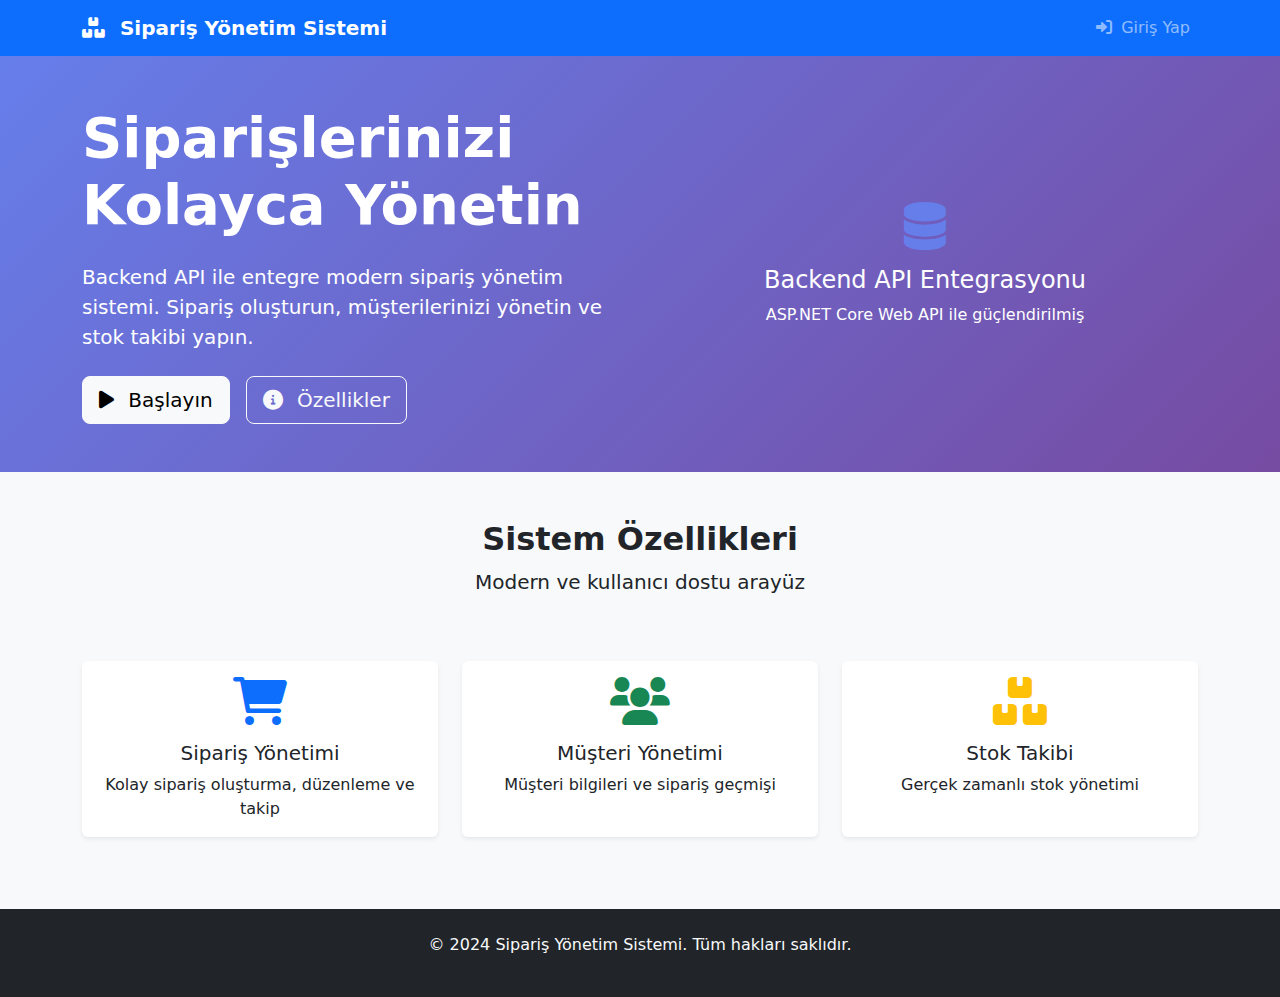
<file: index.html>
<!DOCTYPE html>
<html lang="tr">
<head>
    <meta charset="UTF-8">
    <meta name="viewport" content="width=device-width, initial-scale=1.0">
    <title>Sipariş Yönetim Sistemi</title>
    <!-- Bootstrap CSS -->
    <link href="https://cdn.jsdelivr.net/npm/bootstrap@5.3.0/dist/css/bootstrap.min.css" rel="stylesheet">
    <!-- Font Awesome -->
    <link href="https://cdnjs.cloudflare.com/ajax/libs/font-awesome/6.0.0/css/all.min.css" rel="stylesheet">
    <!-- DataTables CSS -->
    <link href="https://cdn.datatables.net/1.13.6/css/dataTables.bootstrap5.min.css" rel="stylesheet">
    <style>
        .hero-section {
            background: linear-gradient(135deg, #667eea 0%, #764ba2 100%);
            color: white;
        }
        .navbar-brand {
            font-weight: bold;
        }
        .feature-icon {
            font-size: 3rem;
            color: #667eea;
            margin-bottom: 1rem;
        }
    </style>
</head>
<body>
    <nav class="navbar navbar-expand-lg navbar-dark bg-primary">
        <div class="container">
            <a class="navbar-brand" href="#">
                <i class="fas fa-boxes me-2"></i>
                Sipariş Yönetim Sistemi
            </a>
            <div class="navbar-nav ms-auto">
                <a class="nav-link" href="login.html">
                    <i class="fas fa-sign-in-alt me-1"></i> Giriş Yap
                </a>
            </div>
        </div>
    </nav>

    <section class="hero-section py-5">
        <div class="container">
            <div class="row align-items-center">
                <div class="col-lg-6">
                    <h1 class="display-4 fw-bold mb-4">
                        Siparişlerinizi Kolayca Yönetin
                    </h1>
                    <p class="lead mb-4">
                        Backend API ile entegre modern sipariş yönetim sistemi.
                        Sipariş oluşturun, müşterilerinizi yönetin ve stok takibi yapın.
                    </p>
                    <div class="d-flex gap-3">
                        <a href="login.html" class="btn btn-light btn-lg">
                            <i class="fas fa-play me-2"></i> Başlayın
                        </a>
                        <a href="#features" class="btn btn-outline-light btn-lg">
                            <i class="fas fa-info-circle me-2"></i> Özellikler
                        </a>
                    </div>
                </div>
                <div class="col-lg-6 text-center">
                    <i class="fas fa-database feature-icon"></i>
                    <h4>Backend API Entegrasyonu</h4>
                    <p class="mb-0">ASP.NET Core Web API ile güçlendirilmiş</p>
                </div>
            </div>
        </div>
    </section>

    <section id="features" class="py-5 bg-light">
        <div class="container">
            <div class="row text-center mb-5">
                <div class="col">
                    <h2 class="fw-bold">Sistem Özellikleri</h2>
                    <p class="lead">Modern ve kullanıcı dostu arayüz</p>
                </div>
            </div>
            <div class="row">
                <div class="col-md-4 mb-4">
                    <div class="card h-100 border-0 shadow-sm">
                        <div class="card-body text-center">
                            <i class="fas fa-shopping-cart fa-3x text-primary mb-3"></i>
                            <h5 class="card-title">Sipariş Yönetimi</h5>
                            <p class="card-text">Kolay sipariş oluşturma, düzenleme ve takip</p>
                        </div>
                    </div>
                </div>
                <div class="col-md-4 mb-4">
                    <div class="card h-100 border-0 shadow-sm">
                        <div class="card-body text-center">
                            <i class="fas fa-users fa-3x text-success mb-3"></i>
                            <h5 class="card-title">Müşteri Yönetimi</h5>
                            <p class="card-text">Müşteri bilgileri ve sipariş geçmişi</p>
                        </div>
                    </div>
                </div>
                <div class="col-md-4 mb-4">
                    <div class="card h-100 border-0 shadow-sm">
                        <div class="card-body text-center">
                            <i class="fas fa-boxes fa-3x text-warning mb-3"></i>
                            <h5 class="card-title">Stok Takibi</h5>
                            <p class="card-text">Gerçek zamanlı stok yönetimi</p>
                        </div>
                    </div>
                </div>
            </div>
        </div>
    </section>

    <footer class="bg-dark text-light py-4">
        <div class="container text-center">
            <p>&copy; 2024 Sipariş Yönetim Sistemi. Tüm hakları saklıdır.</p>
        </div>
    </footer>

    <!-- Scripts -->
    <script src="https://cdn.jsdelivr.net/npm/bootstrap@5.3.0/dist/js/bootstrap.bundle.min.js"></script>
</body>
</html>
</file>
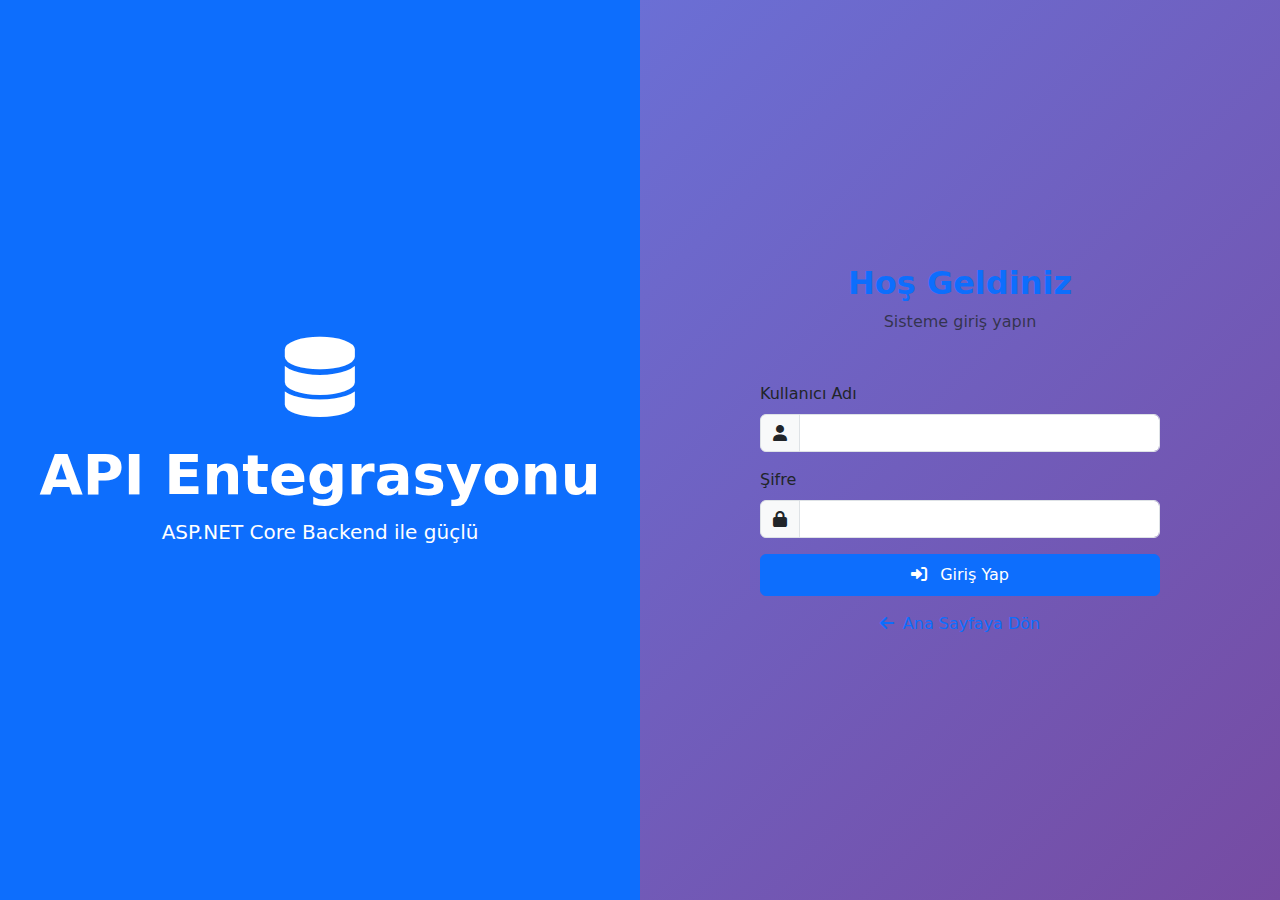
<file: login.html>
<!DOCTYPE html>
<html lang="tr">
<head>
    <meta charset="UTF-8">
    <meta name="viewport" content="width=device-width, initial-scale=1.0">
    <title>Giriş Yap - Sipariş Yönetim Sistemi</title>
    <link href="https://cdn.jsdelivr.net/npm/bootstrap@5.3.0/dist/css/bootstrap.min.css" rel="stylesheet">
    <link href="https://cdnjs.cloudflare.com/ajax/libs/font-awesome/6.0.0/css/all.min.css" rel="stylesheet">
    <link href="css/style.css" rel="stylesheet">
</head>
<body class="login-page">
    <div class="container-fluid">
        <div class="row min-vh-100">
            <div class="col-lg-6 d-none d-lg-flex bg-primary text-white align-items-center justify-content-center">
                <div class="text-center">
                    <i class="fas fa-database display-1 mb-4"></i>
                    <h1 class="display-4 fw-bold">API Entegrasyonu</h1>
                    <p class="lead">ASP.NET Core Backend ile güçlü</p>
                </div>
            </div>

            <div class="col-lg-6 d-flex align-items-center justify-content-center">
                <div class="w-100" style="max-width: 400px;">
                    <div class="text-center mb-5">
                        <h2 class="fw-bold text-primary">Hoş Geldiniz</h2>
                        <p class="text-muted">Sisteme giriş yapın</p>
                    </div>

                    <form id="loginForm">
                        <div class="mb-3">
                            <label for="username" class="form-label">Kullanıcı Adı</label>
                            <div class="input-group">
                                <span class="input-group-text">
                                    <i class="fas fa-user"></i>
                                </span>
                                <input type="text" class="form-control" id="username" required>
                            </div>
                        </div>

                        <div class="mb-3">
                            <label for="password" class="form-label">Şifre</label>
                            <div class="input-group">
                                <span class="input-group-text">
                                    <i class="fas fa-lock"></i>
                                </span>
                                <input type="password" class="form-control" id="password" required>
                            </div>
                        </div>

                        <button type="submit" class="btn btn-primary w-100 py-2 mb-3">
                            <i class="fas fa-sign-in-alt me-2"></i> Giriş Yap
                        </button>

                        <div class="text-center">
                            <a href="index.html" class="text-decoration-none">
                                <i class="fas fa-arrow-left me-1"></i> Ana Sayfaya Dön
                            </a>
                        </div>
                    </form>
                </div>
            </div>
        </div>
    </div>

    <script src="https://cdn.jsdelivr.net/npm/bootstrap@5.3.0/dist/js/bootstrap.bundle.min.js"></script>
    <script src="js/auth.js"></script>
</body>
</html>
</file>
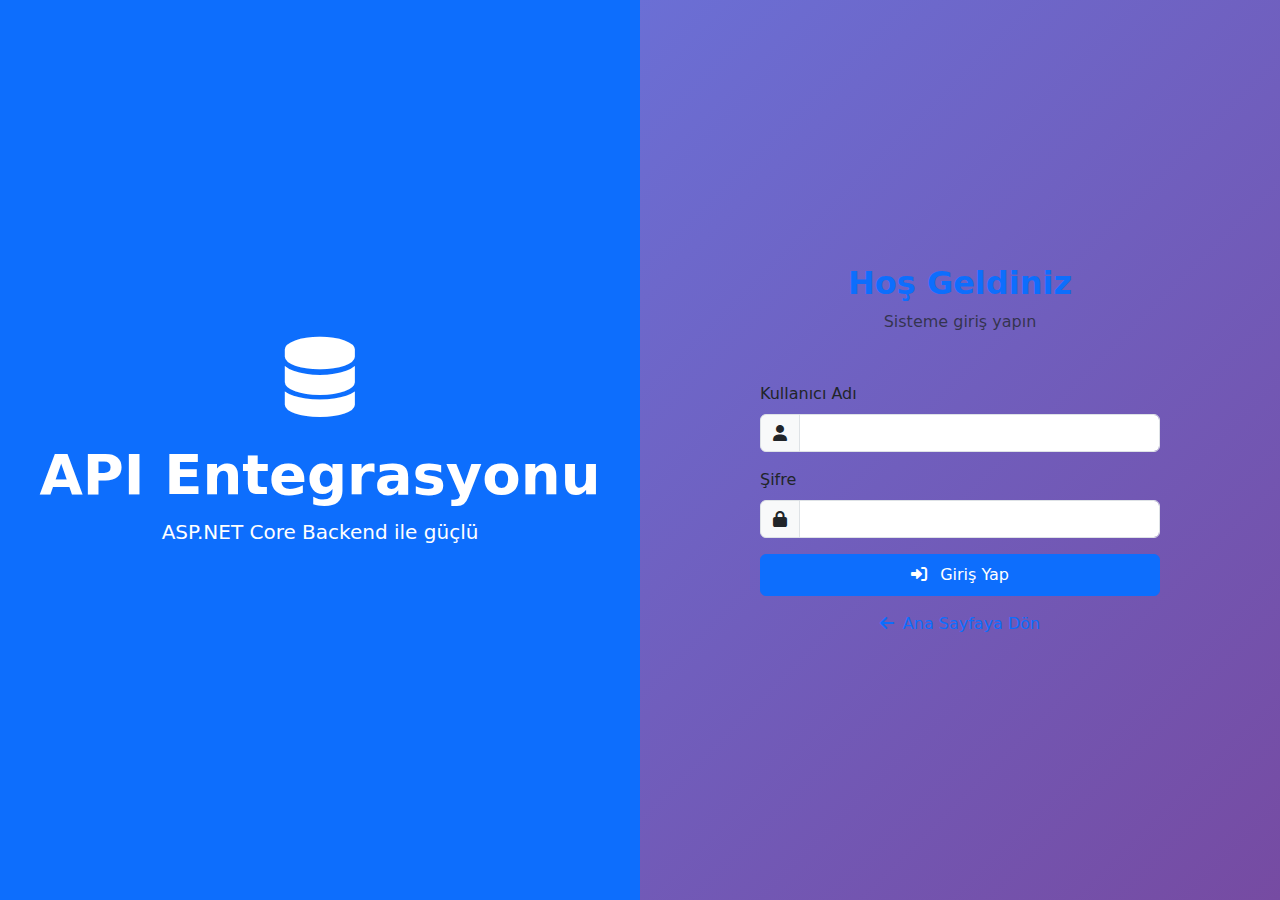
<file: orders.html>
<!DOCTYPE html>
<html lang="tr">
<head>
    <meta charset="UTF-8">
    <meta name="viewport" content="width=device-width, initial-scale=1.0">
    <title>Siparişler - Sipariş Yönetim Sistemi</title>
    <!-- Bootstrap CSS -->
    <link href="https://cdn.jsdelivr.net/npm/bootstrap@5.3.0/dist/css/bootstrap.min.css" rel="stylesheet">
    <!-- Font Awesome -->
    <link href="https://cdnjs.cloudflare.com/ajax/libs/font-awesome/6.0.0/css/all.min.css" rel="stylesheet">
    <!-- DataTables CSS -->
    <link href="https://cdn.datatables.net/1.13.6/css/dataTables.bootstrap5.min.css" rel="stylesheet">
    <style>
        .loading-spinner {
            display: flex;
            justify-content: center;
            align-items: center;
            height: 200px;
        }
        .order-item {
            border-left: 4px solid #007bff;
            padding-left: 10px;
        }
        .table-secondary {
            opacity: 0.8;
        }
        #ordersTable {
            width: 100% !important;
        }
    </style>
</head>
<body>
    <!-- Navigation -->
    <nav class="navbar navbar-expand-lg navbar-dark bg-primary">
        <div class="container">
            <a class="navbar-brand" href="index.html">
                <i class="fas fa-boxes me-2"></i>
                Sipariş Yönetim Sistemi
            </a>
            <div class="navbar-nav ms-auto">
                <span class="navbar-text me-3">
                    <i class="fas fa-user me-1"></i>
                    <span id="usernameDisplay">Kullanıcı</span>
                </span>
                <button class="btn btn-outline-light btn-sm" onclick="logout()">
                    <i class="fas fa-sign-out-alt me-1"></i> Çıkış
                </button>
            </div>
        </div>
    </nav>

    <!-- Main Content -->
    <div class="container-fluid py-4">
        <div class="row">
            <div class="col-12">
                <div class="d-flex justify-content-between align-items-center mb-4">
                    <h1 id="ordersTitle"><i class="fas fa-shopping-cart me-2"></i>Aktif Siparişler</h1>
                    <div>
                        <button id="toggleOrdersBtn" class="btn btn-secondary me-2" onclick="toggleOrderList()">
                            <i class="fas fa-archive me-1"></i> Silinmiş Siparişleri Göster
                        </button>
                        <button class="btn btn-primary" data-bs-toggle="modal" data-bs-target="#addOrderModal">
                            <i class="fas fa-plus me-1"></i> Yeni Sipariş
                        </button>
                    </div>
                </div>

                <!-- Error Message -->
                <div id="errorMessage" class="alert alert-danger d-none">
                    <i class="fas fa-exclamation-triangle me-2"></i>
                    <span id="errorText"></span>
                </div>

                <!-- Loading Spinner -->
                <div id="loadingSpinner" class="loading-spinner">
                    <div class="text-center">
                        <div class="spinner-border text-primary mb-3"></div>
                        <p>Veriler yükleniyor...</p>
                    </div>
                </div>

                <!-- Orders Table -->
                <div id="ordersContainer" style="display: none;">
                    <div class="card">
                        <div class="card-body">
                            <div class="table-responsive">
                                <table id="ordersTable" class="table table-striped table-hover">
                                    <thead class="table-light">
                                        <tr>
                                            <th>Sipariş No</th>
                                            <th>Müşteri</th>
                                            <th>Tarih</th>
                                            <th>Toplam Tutar</th>
                                            <th>KDV Oranı</th>
                                            <th>Durum</th>
                                            <th>İşlemler</th>
                                        </tr>
                                    </thead>
                                    <tbody id="ordersTableBody">
                                        <!-- Orders will be loaded here -->
                                    </tbody>
                                </table>
                            </div>
                        </div>
                    </div>
                </div>
            </div>
        </div>
    </div>

    <!-- Add Order Modal -->
    <div class="modal fade" id="addOrderModal" tabindex="-1">
        <div class="modal-dialog modal-lg">
            <div class="modal-content">
                <div class="modal-header">
                    <h5 class="modal-title"><i class="fas fa-plus me-2"></i>Yeni Sipariş</h5>
                    <button type="button" class="btn-close" data-bs-dismiss="modal"></button>
                </div>
                <form id="orderForm">
                    <div class="modal-body">
                        <div class="row g-3">
                            <div class="col-md-6">
                                <label for="customerSelect" class="form-label">Müşteri *</label>
                                <select class="form-select" id="customerSelect" required>
                                    <option value="">Müşteri seçin...</option>
                                </select>
                            </div>
                            <div class="col-md-6">
                                <label for="orderNo" class="form-label">Sipariş No *</label>
                                <input type="text" class="form-control" id="orderNo" required>
                            </div>
                            <div class="col-12">
                                <label class="form-label">Sipariş Kalemleri</label>
                                <div id="orderItems">
                                    <div class="order-item row g-2 mb-2">
                                        <div class="col-md-5">
                                            <select class="form-select product-select" required>
                                                <option value="">Ürün seçin...</option>
                                            </select>
                                        </div>
                                        <div class="col-md-3">
                                            <input type="number" class="form-control quantity" placeholder="Miktar" min="1" value="1" required>
                                        </div>
                                        <div class="col-md-3">
                                            <input type="text" class="form-control price" placeholder="Birim Fiyat" readonly>
                                        </div>
                                        <div class="col-md-1">
                                            <button type="button" class="btn btn-danger btn-sm remove-item" disabled>
                                                <i class="fas fa-times"></i>
                                            </button>
                                        </div>
                                    </div>
                                </div>
                                <button type="button" id="addItem" class="btn btn-outline-primary btn-sm mt-2">
                                    <i class="fas fa-plus me-1"></i> Kalem Ekle
                                </button>
                            </div>
                            <div class="col-md-6">
                                <label for="taxRate" class="form-label">KDV Oranı (%) *</label>
                                <input type="number" class="form-control" id="taxRate" min="0" max="100" value="18" required>
                            </div>
                            <div class="col-md-6">
                                <label for="totalAmount" class="form-label">Toplam Tutar</label>
                                <input type="text" class="form-control" id="totalAmount" readonly value="0.00">
                            </div>
                        </div>
                    </div>
                    <div class="modal-footer">
                        <button type="button" class="btn btn-secondary" data-bs-dismiss="modal">İptal</button>
                        <button type="button" class="btn btn-primary" id="createOrderBtn" onclick="createOrder()">
                            <i class="fas fa-save me-1"></i> Sipariş Oluştur
                        </button>
                    </div>
                </form>
            </div>
        </div>
    </div>

    <!-- Order Details Modal -->
    <div class="modal fade" id="orderDetailsModal" tabindex="-1">
        <div class="modal-dialog modal-lg">
            <div class="modal-content">
                <div class="modal-header">
                    <h5 class="modal-title"><i class="fas fa-eye me-2"></i>Sipariş Detayları</h5>
                    <button type="button" class="btn-close" data-bs-dismiss="modal"></button>
                </div>
                <div class="modal-body">
                    <div id="orderDetailsContent">
                        <!-- Order details will be loaded here -->
                    </div>
                </div>
                <div class="modal-footer">
                    <button type="button" class="btn btn-secondary" data-bs-dismiss="modal">Kapat</button>
                </div>
            </div>
        </div>
    </div>

    <!-- Scripts -->
    <script src="https://code.jquery.com/jquery-3.7.0.min.js"></script>
    <script src="https://cdn.jsdelivr.net/npm/bootstrap@5.3.0/dist/js/bootstrap.bundle.min.js"></script>
    <script src="https://cdn.datatables.net/1.13.6/js/jquery.dataTables.min.js"></script>
    <script src="https://cdn.datatables.net/1.13.6/js/dataTables.bootstrap5.min.js"></script>
    
    <!-- App Scripts -->
    <script src="js/api.js"></script>
    <script src="js/auth.js"></script>
    <script src="js/orders.js"></script>
</body>
</html>
</file>
<file: css/style.css>
:root {
    --primary-color: #0d6efd;
    --secondary-color: #6c757d;
    --success-color: #198754;
    --danger-color: #dc3545;
    --warning-color: #ffc107;
    --info-color: #0dcaf0;
}

/* Login Page */
.login-page {
    background: linear-gradient(135deg, #667eea 0%, #764ba2 100%);
    min-height: 100vh;
}

/* Sidebar */
.sidebar {
    min-height: calc(100vh - 76px);
    box-shadow: 0 0 10px rgba(0,0,0,0.1);
    position: sticky;
    top: 0;
}

.sidebar .nav-link {
    color: #333;
    padding: 10px 15px;
    margin: 5px 0;
    border-radius: 5px;
    transition: all 0.3s;
    text-decoration: none;
}

.sidebar .nav-link:hover,
.sidebar .nav-link.active {
    background-color: var(--primary-color);
    color: white;
}

/* Main Content */
.main-content {
    background-color: #f8f9fa;
    min-height: calc(100vh - 76px);
}

/* Cards */
.card {
    border: none;
    box-shadow: 0 0.125rem 0.25rem rgba(0, 0, 0, 0.075);
}

.card-header {
    border-bottom: 1px solid rgba(0,0,0,.125);
}

/* Order Items */
.order-item {
    padding: 12px;
    border: 1px solid #dee2e6;
    border-radius: 6px;
    background-color: #f8f9fa;
    transition: border-color 0.15s ease-in-out;
}

.order-item:hover {
    border-color: var(--primary-color);
}

/* Tables */
.table th {
    border-top: none;
    font-weight: 600;
    color: var(--secondary-color);
    background-color: #f8f9fa;
}

.table td {
    vertical-align: middle;
}

/* Buttons */
.btn {
    border-radius: 6px;
    font-weight: 500;
    transition: all 0.15s ease-in-out;
}

.btn-group-sm > .btn {
    border-radius: 4px;
}

/* Loading Spinner */
.spinner-border {
    width: 2rem;
    height: 2rem;
}

/* Responsive */
@media (max-width: 768px) {
    .sidebar {
        min-height: auto;
        position: relative;
    }
    
    .display-4 {
        font-size: 2rem;
    }
    
    .order-item .row {
        margin-bottom: 10px;
    }
    
    .order-item .col-md-1 {
        text-align: center;
        margin-top: 10px;
    }
}

/* DataTables Customization */
.dataTables_wrapper .dataTables_paginate .paginate_button {
    border-radius: 4px !important;
    margin: 0 2px;
}

.dataTables_wrapper .dataTables_paginate .paginate_button.current {
    background: var(--primary-color) !important;
    border-color: var(--primary-color) !important;
}

/* Toast Notifications */
.toast {
    backdrop-filter: blur(10px);
}

/* Form Controls */
.form-control:focus,
.form-select:focus {
    border-color: var(--primary-color);
    box-shadow: 0 0 0 0.2rem rgba(13, 110, 253, 0.25);
}

/* Hero Section */
.hero-section {
    background: linear-gradient(135deg, #f8f9fa 0%, #e9ecef 100%);
}
</file>
